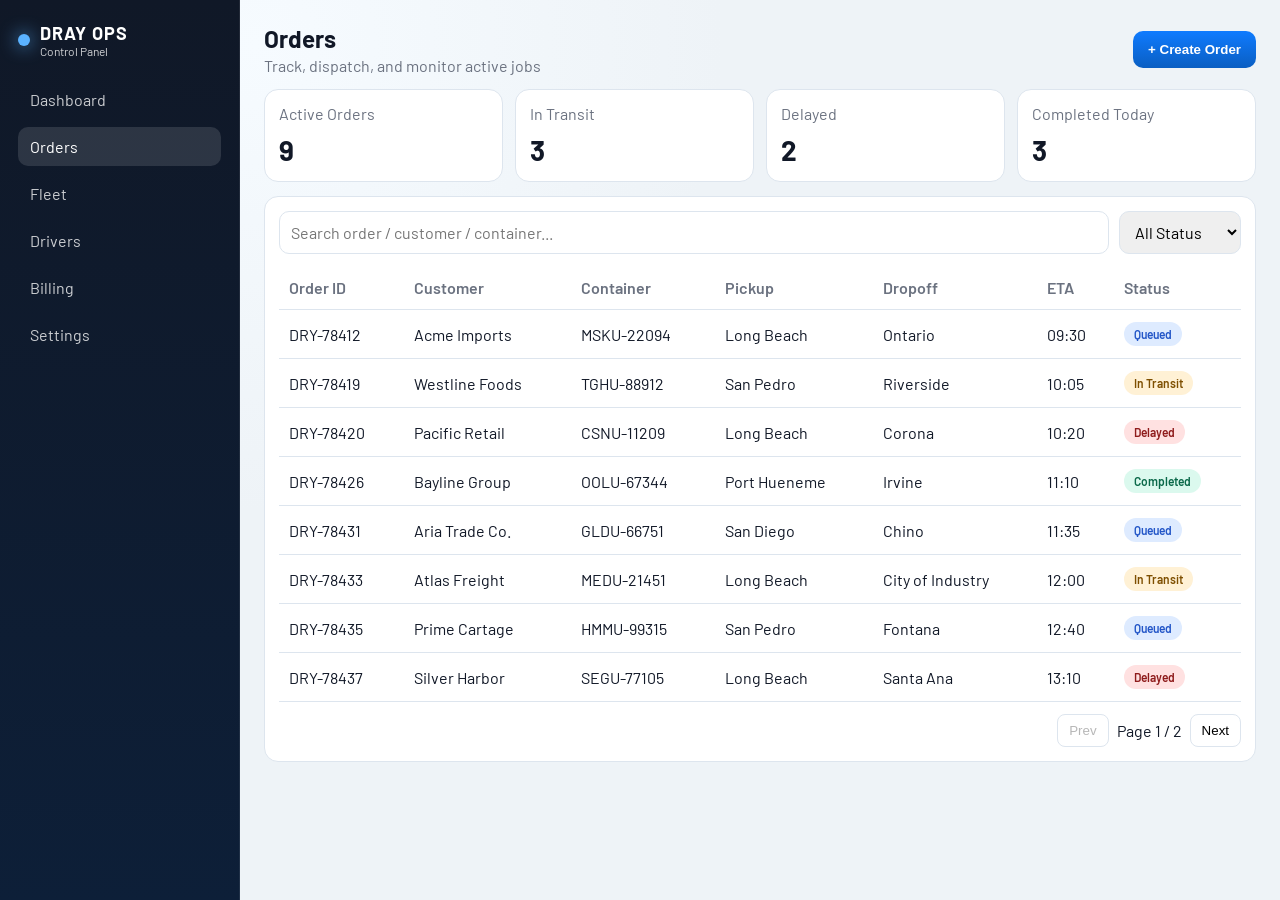
<file: index.html>
<!doctype html>
<html lang="zh-CN">
  <head>
    <meta charset="UTF-8" />
    <meta name="viewport" content="width=device-width, initial-scale=1.0" />
    <title>Ops Portal - Orders</title>
    <link rel="preconnect" href="https://fonts.googleapis.com" />
    <link rel="preconnect" href="https://fonts.gstatic.com" crossorigin />
    <link
      href="https://fonts.googleapis.com/css2?family=Barlow:wght@400;500;600;700&display=swap"
      rel="stylesheet"
    />
    <link rel="stylesheet" href="./styles.css" />
  </head>
  <body>
    <div class="app">
      <aside class="sidebar">
        <div class="brand">
          <span class="brand-dot"></span>
          <div>
            <h1>DRAY OPS</h1>
            <p>Control Panel</p>
          </div>
        </div>
        <nav>
          <a href="#" class="nav-item">Dashboard</a>
          <a href="#" class="nav-item active">Orders</a>
          <a href="#" class="nav-item">Fleet</a>
          <a href="#" class="nav-item">Drivers</a>
          <a href="#" class="nav-item">Billing</a>
          <a href="#" class="nav-item">Settings</a>
        </nav>
      </aside>

      <main class="main">
        <header class="topbar">
          <div>
            <h2>Orders</h2>
            <p>Track, dispatch, and monitor active jobs</p>
          </div>
          <button class="primary-btn">+ Create Order</button>
        </header>

        <section class="stats-grid">
          <article class="stat-card">
            <p>Active Orders</p>
            <h3 id="active-count">0</h3>
          </article>
          <article class="stat-card">
            <p>In Transit</p>
            <h3 id="transit-count">0</h3>
          </article>
          <article class="stat-card">
            <p>Delayed</p>
            <h3 id="delayed-count">0</h3>
          </article>
          <article class="stat-card">
            <p>Completed Today</p>
            <h3 id="completed-count">0</h3>
          </article>
        </section>

        <section class="panel">
          <div class="panel-toolbar">
            <input id="search-input" type="text" placeholder="Search order / customer / container..." />
            <select id="status-filter">
              <option value="all">All Status</option>
              <option value="Queued">Queued</option>
              <option value="In Transit">In Transit</option>
              <option value="Delayed">Delayed</option>
              <option value="Completed">Completed</option>
            </select>
          </div>

          <div class="table-wrap">
            <table>
              <thead>
                <tr>
                  <th>Order ID</th>
                  <th>Customer</th>
                  <th>Container</th>
                  <th>Pickup</th>
                  <th>Dropoff</th>
                  <th>ETA</th>
                  <th>Status</th>
                </tr>
              </thead>
              <tbody id="orders-body"></tbody>
            </table>
          </div>
          <div class="pagination">
            <button id="prev-page">Prev</button>
            <span id="page-label">Page 1</span>
            <button id="next-page">Next</button>
          </div>
        </section>
      </main>
    </div>
    <script src="./app.js"></script>
  </body>
</html>
</file>
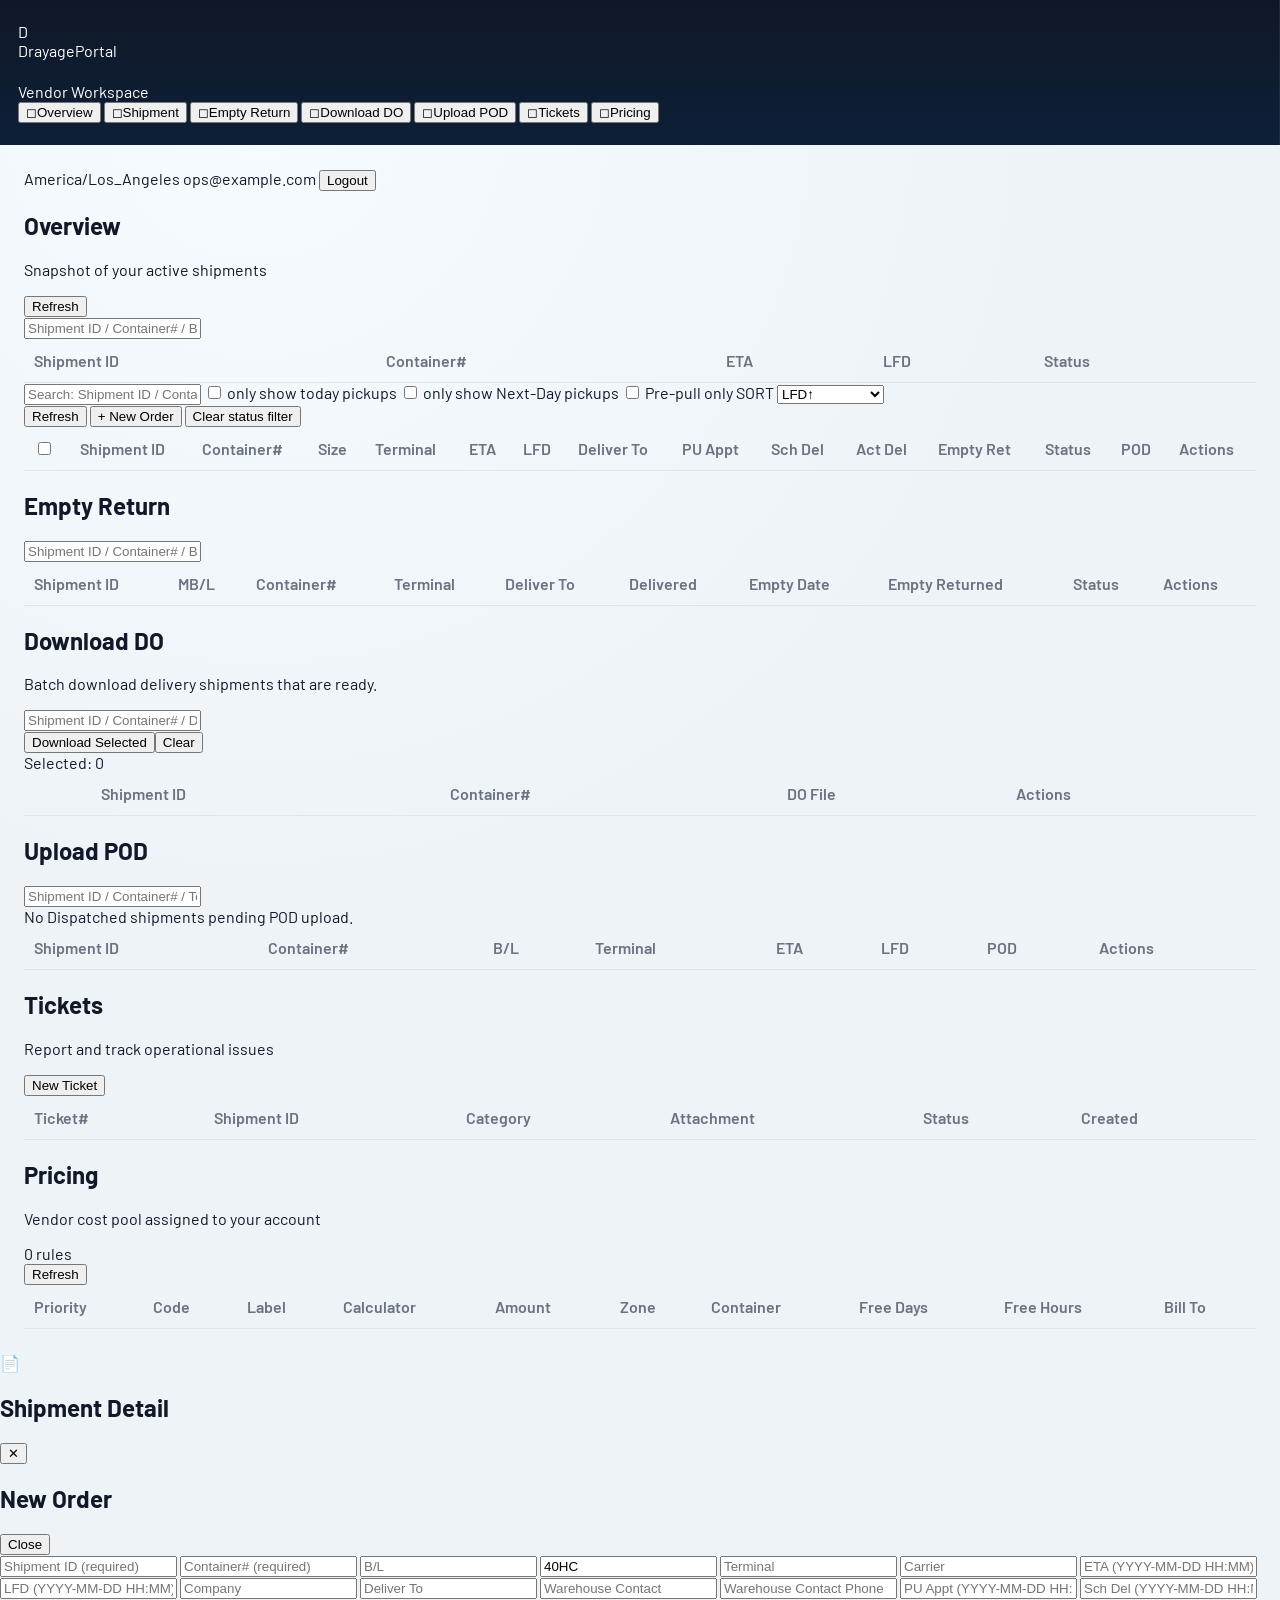
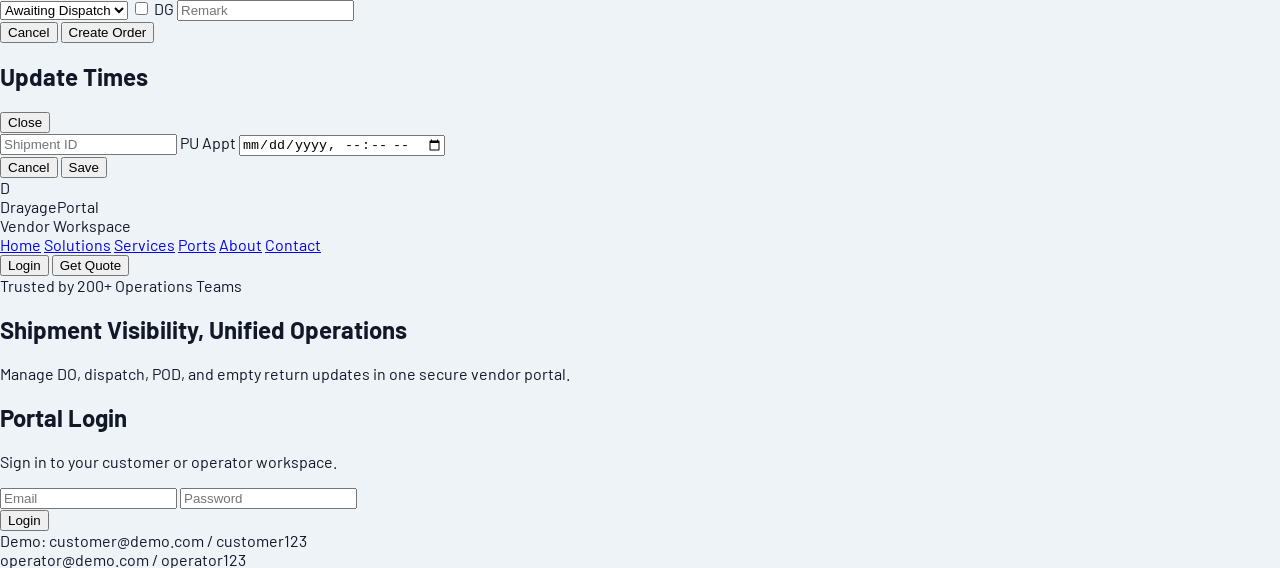
<file: frontend/index.html>
<!doctype html>
<html lang="en">
  <head>
    <meta charset="UTF-8" />
    <meta name="viewport" content="width=device-width, initial-scale=1.0" />
    <title>Drayage Portal</title>
    <link rel="preconnect" href="https://fonts.googleapis.com" />
    <link rel="preconnect" href="https://fonts.gstatic.com" crossorigin />
    <link href="https://fonts.googleapis.com/css2?family=Barlow:wght@400;500;600;700&display=swap" rel="stylesheet" />
    <link rel="stylesheet" href="/styles.css" />
  </head>
  <body>
    <div class="app-shell">
      <aside class="sidebar">
        <div class="brand-wrap">
          <div class="logo-box">D</div>
          <div>
            <div class="brand">DrayagePortal</div>
            <div class="brand-sub">Vendor Workspace</div>
          </div>
        </div>
        <nav id="nav-links">
          <button class="nav-link active" data-page="overview"><span>◻</span>Overview</button>
          <button class="nav-link" data-page="shipment"><span>◻</span>Shipment</button>
          <button class="nav-link" data-page="empty-return"><span>◻</span>Empty Return</button>
          <button class="nav-link" data-page="download-do"><span>◻</span>Download DO</button>
          <button class="nav-link" data-page="upload-pod"><span>◻</span>Upload POD</button>
          <button class="nav-link" data-page="tickets"><span>◻</span>Tickets</button>
          <button class="nav-link" data-page="pricing"><span>◻</span>Pricing</button>
        </nav>
      </aside>
      <main class="main">
        <div id="app-error" class="empty hidden"></div>
        <header class="top-bar">
          <div></div>
          <div class="top-right">
            <span id="tz" class="pill">America/Los_Angeles</span>
            <span id="email" class="pill">ops@example.com</span>
            <span id="role-pill" class="pill hidden"></span>
            <button id="logout-btn" class="btn-primary">Logout</button>
          </div>
        </header>

        <section class="page active" id="page-overview">
          <div class="section-head">
            <div>
          <h1>Overview</h1>
          <p class="subtitle">Snapshot of your active shipments</p>
            </div>
            <button id="overview-refresh">Refresh</button>
          </div>
          <div id="overview-cards" class="cards"></div>
          <div class="toolbar"><input id="overview-search" placeholder="Shipment ID / Container# / B/L / Terminal" /></div>
          <div class="table-wrap"><table><thead><tr><th>Shipment ID</th><th>Container#</th><th>ETA</th><th>LFD</th><th>Status</th></tr></thead><tbody id="overview-table"></tbody></table></div>
        </section>

        <section class="page" id="page-shipment">
          <div class="shipment-toolbar">
            <div class="shipment-toolbar-top">
              <input id="shipment-search" placeholder="Search: Shipment ID / Container# / B/L / Terminal / Deliver To / DO Status" />
              <label><input type="checkbox" id="today-pickups" /> only show today pickups</label>
              <label><input type="checkbox" id="nextday-pickups" /> only show Next-Day pickups</label>
              <label><input type="checkbox" id="prep-pull" /> Pre-pull only</label>
              <span class="sort-label">SORT</span>
              <select id="shipment-sort">
                <option value="lfd_asc">LFD↑</option>
                <option value="status_priority">Status Priority</option>
                <option value="pu_appt_asc">PU Appt↑</option>
                <option value="sch_del_asc">Sch Del↑</option>
                <option value="eta_asc">ETA↑</option>
                <option value="empty_ret_asc">Empty Ret↑</option>
                <option value="created_desc">CreatedAt↓</option>
                <option value="terminal_az">Terminal A→Z</option>
              </select>
            </div>
            <div class="shipment-toolbar-bottom">
              <button id="shipment-refresh">Refresh</button>
              <button id="new-shipment-btn">+ New Order</button>
              <span id="shipment-status-tip" class="pill hidden"></span>
              <button id="clear-shipment-status" class="ghost-btn hidden">Clear status filter</button>
            </div>
          </div>
          <div class="table-wrap shipment-table-wrap"><table><thead><tr><th><input id="select-visible-shipments" type="checkbox" /></th><th>Shipment ID</th><th>Container#</th><th>Size</th><th>Terminal</th><th>ETA</th><th>LFD</th><th>Deliver To</th><th>PU Appt</th><th>Sch Del</th><th>Act Del</th><th>Empty Ret</th><th>Status</th><th>POD</th><th>Actions</th></tr></thead><tbody id="shipment-table"></tbody></table></div>
        </section>

        <section class="page" id="page-empty-return">
          <h1>Empty Return</h1>
          <div class="toolbar"><input id="empty-search" placeholder="Shipment ID / Container# / B/L / Terminal" /></div>
          <div class="table-wrap"><table><thead><tr><th>Shipment ID</th><th>MB/L</th><th>Container#</th><th>Terminal</th><th>Deliver To</th><th>Delivered</th><th>Empty Date</th><th>Empty Returned</th><th>Status</th><th>Actions</th></tr></thead><tbody id="empty-table"></tbody></table></div>
        </section>

        <section class="page" id="page-download-do">
          <h1>Download DO</h1>
          <p class="subtitle">Batch download delivery shipments that are ready.</p>
          <div class="toolbar grid3"><input id="do-search" placeholder="Shipment ID / Container# / Deliver To / File" /><div><button id="do-download-selected">Download Selected</button><button id="do-clear" class="ghost-btn">Clear</button></div><div>Selected: <span id="do-selected-count">0</span></div></div>
          <div class="table-wrap"><table><thead><tr><th></th><th>Shipment ID</th><th>Container#</th><th>DO File</th><th>Actions</th></tr></thead><tbody id="do-table"></tbody></table></div>
        </section>

        <section class="page" id="page-upload-pod">
          <h1>Upload POD</h1>
          <div class="toolbar"><input id="pod-search" placeholder="Shipment ID / Container# / Terminal / Deliver To / DO Status" /></div>
          <div id="pod-empty" class="empty hidden">No Dispatched shipments pending POD upload.</div>
          <div class="table-wrap"><table><thead><tr><th>Shipment ID</th><th>Container#</th><th>B/L</th><th>Terminal</th><th>ETA</th><th>LFD</th><th>POD</th><th>Actions</th></tr></thead><tbody id="pod-table"></tbody></table></div>
        </section>

        <section class="page" id="page-tickets">
          <h1>Tickets</h1>
          <p class="subtitle">Report and track operational issues</p>
          <div class="toolbar"><button id="new-ticket">New Ticket</button></div>
          <div class="table-wrap"><table><thead><tr><th>Ticket#</th><th>Shipment ID</th><th>Category</th><th>Attachment</th><th>Status</th><th>Created</th></tr></thead><tbody id="ticket-table"></tbody></table></div>
        </section>

        <section class="page" id="page-pricing">
          <h1>Pricing</h1>
          <p class="subtitle">Vendor cost pool assigned to your account</p>
          <div class="toolbar"><div><span id="pricing-count">0</span> rules</div><button id="pricing-refresh">Refresh</button></div>
          <div class="table-wrap"><table><thead><tr><th>Priority</th><th>Code</th><th>Label</th><th>Calculator</th><th>Amount</th><th>Zone</th><th>Container</th><th>Free Days</th><th>Free Hours</th><th>Bill To</th></tr></thead><tbody id="pricing-table"></tbody></table></div>
        </section>
      </main>
    </div>

    <div id="detail-modal" class="modal hidden">
      <div class="modal-card detail-card">
        <div class="detail-head">
          <div class="detail-head-left">
            <div class="detail-icon">📄</div>
            <div>
              <h2>Shipment Detail</h2>
              <div id="detail-subtitle" class="detail-subtitle"></div>
            </div>
          </div>
          <div class="detail-head-right">
            <span id="detail-status"></span>
            <button type="button" class="ghost-btn" data-detail-close="1">✕</button>
          </div>
        </div>
        <div id="detail-content"></div>
      </div>
    </div>

    <div id="shipment-modal" class="modal hidden">
      <div class="modal-card">
        <div class="drawer-head">
          <h2>New Order</h2>
          <button type="button" id="shipment-modal-close" data-modal-close="1">Close</button>
        </div>
        <form id="shipment-form" class="form-grid">
          <input id="f-shipment-id" placeholder="Shipment ID (required)" required />
          <input id="f-container-no" placeholder="Container# (required)" required />
          <input id="f-mbol" placeholder="B/L" />
          <input id="f-size" placeholder="Size (e.g. 40HC)" value="40HC" />
          <input id="f-terminal" placeholder="Terminal" />
          <input id="f-carrier" placeholder="Carrier" />
          <input id="f-eta" placeholder="ETA (YYYY-MM-DD HH:MM)" />
          <input id="f-lfd" placeholder="LFD (YYYY-MM-DD HH:MM)" />
          <input id="f-deliver-company" placeholder="Company" />
          <input id="f-deliver-to" placeholder="Deliver To" />
          <input id="f-contact" placeholder="Warehouse Contact" />
          <input id="f-phone" placeholder="Warehouse Contact Phone" />
          <input id="f-pickup-appt" placeholder="PU Appt (YYYY-MM-DD HH:MM)" />
          <input id="f-sch-del" placeholder="Sch Del (YYYY-MM-DD HH:MM)" />
          <select id="f-status">
            <option value="awaiting_dispatch">Awaiting Dispatch</option>
            <option value="pending">Pending</option>
            <option value="scheduled">Scheduled</option>
            <option value="exam_on_hold">Exam/On Hold</option>
            <option value="pre_pull">Pre-pull</option>
            <option value="dispatched">Dispatched</option>
          </select>
          <label><input type="checkbox" id="f-dg" /> DG</label>
          <input id="f-remark" class="full" placeholder="Remark" />
          <div class="full toolbar">
            <button type="button" id="shipment-cancel-btn" data-modal-close="1" class="ghost-btn">Cancel</button>
            <button type="submit">Create Order</button>
          </div>
        </form>
      </div>
    </div>

    <div id="time-modal" class="modal hidden">
      <div class="modal-card time-card">
        <div class="drawer-head">
          <h2>Update Times</h2>
          <button type="button" data-time-close="1">Close</button>
        </div>
        <form id="time-form" class="form-grid">
          <input id="time-shipment-id" class="full" placeholder="Shipment ID" readonly />
          <label class="full" for="time-pu-appt">PU Appt</label>
          <input id="time-pu-appt" class="full" type="datetime-local" />
          <div class="full toolbar">
            <button type="button" data-time-close="1" class="ghost-btn">Cancel</button>
            <button type="submit">Save</button>
          </div>
        </form>
      </div>
    </div>

    <section id="login-modal" class="login-screen hidden">
      <header class="login-top">
        <div class="login-brand">
          <div class="logo-box">D</div>
          <div>
            <div class="login-brand-title">DrayagePortal</div>
            <div class="login-brand-sub">Vendor Workspace</div>
          </div>
        </div>
        <nav class="login-nav">
          <a href="#">Home</a>
          <a href="#">Solutions</a>
          <a href="#">Services</a>
          <a href="#">Ports</a>
          <a href="#">About</a>
          <a href="#">Contact</a>
        </nav>
        <div class="login-actions">
          <button type="button" id="hero-signin-btn" class="login-link-btn">Login</button>
          <button type="button" id="hero-quote-btn" class="btn-primary">Get Quote</button>
        </div>
      </header>
      <div class="login-hero">
        <div class="hero-copy">
          <span class="hero-trust">Trusted by 200+ Operations Teams</span>
          <h1 class="hero-title">Shipment <span>Visibility</span>, Unified Operations</h1>
          <p class="hero-subtitle">
            Manage DO, dispatch, POD, and empty return updates in one secure vendor portal.
          </p>
        </div>
        <div class="hero-card-wrap">
          <div class="hero-login-card">
            <h2>Portal Login</h2>
            <p>Sign in to your customer or operator workspace.</p>
            <form id="login-form" class="form-grid">
              <input id="login-email" class="full" type="email" placeholder="Email" required />
              <input id="login-password" class="full" type="password" placeholder="Password" required />
              <div id="login-error" class="full login-error hidden"></div>
              <button class="full" type="submit">Login</button>
              <div class="full login-demo">
                Demo:
                customer@demo.com / customer123
                <br />
                operator@demo.com / operator123
              </div>
            </form>
          </div>
        </div>
      </div>
    </section>

    <script src="/app.js"></script>
  </body>
</html>
</file>
<file: styles.css>
:root {
  --bg: #eef3f7;
  --panel: #ffffff;
  --ink: #111827;
  --muted: #6b7280;
  --line: #dde5ee;
  --accent: #0f7bff;
  --accent-2: #0a5ec2;
  --good: #0f9f6e;
  --warn: #da8b00;
  --bad: #c63a3a;
}

* {
  box-sizing: border-box;
}

body {
  margin: 0;
  font-family: "Barlow", sans-serif;
  color: var(--ink);
  background: radial-gradient(circle at 20% 5%, #f6fbff 0%, var(--bg) 35%);
}

.app {
  min-height: 100vh;
  display: grid;
  grid-template-columns: 240px 1fr;
}

.sidebar {
  background: linear-gradient(180deg, #101827 0%, #0d1f38 100%);
  color: #fff;
  padding: 22px 18px;
  border-right: 1px solid rgba(255, 255, 255, 0.08);
}

.brand {
  display: flex;
  gap: 10px;
  align-items: center;
  margin-bottom: 22px;
}

.brand-dot {
  width: 12px;
  height: 12px;
  border-radius: 999px;
  background: #5ab2ff;
  box-shadow: 0 0 18px #5ab2ff;
}

.brand h1 {
  margin: 0;
  font-size: 18px;
  letter-spacing: 1px;
}

.brand p {
  margin: 0;
  opacity: 0.8;
  font-size: 12px;
}

.nav-item {
  display: block;
  text-decoration: none;
  color: rgba(255, 255, 255, 0.78);
  padding: 10px 12px;
  border-radius: 10px;
  margin-bottom: 8px;
}

.nav-item.active,
.nav-item:hover {
  color: #fff;
  background: rgba(255, 255, 255, 0.12);
}

.main {
  padding: 24px;
}

.topbar {
  display: flex;
  justify-content: space-between;
  gap: 12px;
  align-items: center;
  margin-bottom: 14px;
}

.topbar h2 {
  margin: 0;
}

.topbar p {
  margin: 3px 0 0;
  color: var(--muted);
}

.primary-btn {
  border: 0;
  border-radius: 10px;
  background: linear-gradient(180deg, var(--accent), var(--accent-2));
  color: #fff;
  padding: 11px 15px;
  font-weight: 600;
  cursor: pointer;
}

.stats-grid {
  display: grid;
  grid-template-columns: repeat(4, minmax(150px, 1fr));
  gap: 12px;
  margin-bottom: 14px;
}

.stat-card {
  background: var(--panel);
  border: 1px solid var(--line);
  border-radius: 14px;
  padding: 14px;
}

.stat-card p {
  margin: 0;
  color: var(--muted);
}

.stat-card h3 {
  margin: 10px 0 0;
  font-size: 28px;
}

.panel {
  background: var(--panel);
  border: 1px solid var(--line);
  border-radius: 14px;
  padding: 14px;
}

.panel-toolbar {
  display: flex;
  gap: 10px;
  margin-bottom: 12px;
}

.panel-toolbar input,
.panel-toolbar select {
  border: 1px solid var(--line);
  border-radius: 10px;
  padding: 10px 11px;
  font: inherit;
}

.panel-toolbar input {
  flex: 1;
}

.table-wrap {
  overflow-x: auto;
}

table {
  width: 100%;
  border-collapse: collapse;
  min-width: 900px;
}

th,
td {
  text-align: left;
  padding: 12px 10px;
  border-bottom: 1px solid var(--line);
}

th {
  color: var(--muted);
  font-weight: 600;
}

.status {
  display: inline-block;
  border-radius: 999px;
  padding: 5px 10px;
  font-size: 12px;
  font-weight: 600;
}

.Queued {
  color: #2457c8;
  background: #deebff;
}

.In-Transit {
  color: #7e4f00;
  background: #fff1d5;
}

.Delayed {
  color: #8f1c1c;
  background: #ffe1e1;
}

.Completed {
  color: #0b694a;
  background: #dbf9ee;
}

.pagination {
  padding-top: 12px;
  display: flex;
  justify-content: flex-end;
  align-items: center;
  gap: 8px;
}

.pagination button {
  border: 1px solid var(--line);
  background: #fff;
  border-radius: 8px;
  padding: 8px 11px;
  cursor: pointer;
}

@media (max-width: 980px) {
  .app {
    grid-template-columns: 1fr;
  }
  .sidebar {
    display: none;
  }
  .stats-grid {
    grid-template-columns: repeat(2, minmax(120px, 1fr));
  }
}
</file>
